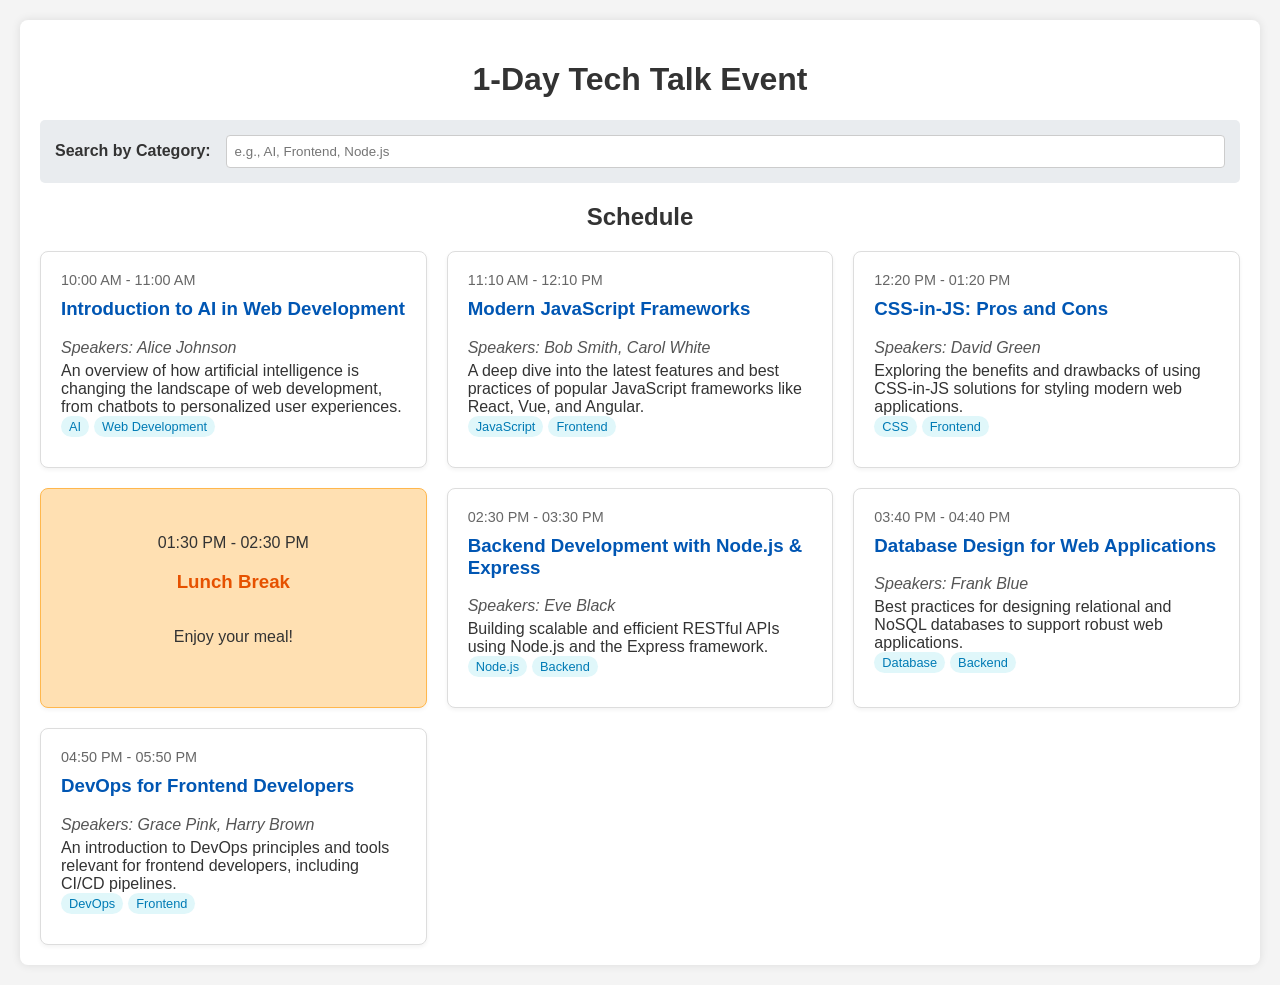
<file: public/index.html>
<!DOCTYPE html>
<html lang="en">
<head>
    <meta charset="UTF-8">
    <meta name="viewport" content="width=device-width, initial-scale=1.0">
    <title>1-Day Tech Talk Event</title>
    <link rel="stylesheet" href="style.css">
</head>
<body>
    <div class="container">
        <h1>1-Day Tech Talk Event</h1>

        <div class="search-container">
            <label for="categorySearch">Search by Category:</label>
            <input type="text" id="categorySearch" placeholder="e.g., AI, Frontend, Node.js">
        </div>

        <h2>Schedule</h2>
        <div id="schedule" class="schedule">
            <!-- Talks and breaks will be rendered here by JavaScript -->
        </div>
    </div>

    <script src="script.js"></script>
</body>
</html>
</file>
<file: public/style.css>
body {
    font-family: Arial, sans-serif;
    margin: 0;
    padding: 20px;
    background-color: #f4f4f4;
    color: #333;
}

.container {
    max-width: 1200px;
    margin: 0 auto;
    background-color: #fff;
    padding: 20px;
    border-radius: 8px;
    box-shadow: 0 0 10px rgba(0, 0, 0, 0.1);
}

h1, h2 {
    color: #333;
    text-align: center;
}

.search-container {
    margin-bottom: 20px;
    padding: 15px;
    background-color: #e9ecef;
    border-radius: 5px;
    display: flex;
    flex-wrap: wrap;
    gap: 10px;
    align-items: center;
}

.search-container label {
    font-weight: bold;
    margin-right: 5px;
}

.search-container input[type="text"] {
    flex-grow: 1;
    padding: 8px;
    border: 1px solid #ccc;
    border-radius: 4px;
    min-width: 150px;
}

.schedule {
    display: grid;
    grid-template-columns: repeat(auto-fit, minmax(300px, 1fr));
    gap: 20px;
}

.talk-card, .break-card {
    background-color: #fff;
    border: 1px solid #ddd;
    border-radius: 8px;
    padding: 20px;
    box-shadow: 0 2px 4px rgba(0, 0, 0, 0.05);
    transition: transform 0.2s;
}

.talk-card:hover {
    transform: translateY(-5px);
}

.talk-card h3 {
    margin-top: 0;
    color: #0056b3;
}

.talk-card .time {
    font-size: 0.9em;
    color: #666;
    margin-bottom: 10px;
    }

.talk-card .speakers {
    font-style: italic;
    color: #555;
    margin-bottom: 5px;
}

.talk-card .category {
    font-size: 0.8em;
    background-color: #e0f7fa;
    color: #007bb5;
    padding: 3px 8px;
    border-radius: 12px;
    display: inline-block;
    margin-right: 5px;
    margin-bottom: 10px;
}

.break-card {
    background-color: #ffe0b2;
    border-color: #ffb74d;
    text-align: center;
    display: flex;
    flex-direction: column;
    justify-content: center;
    align-items: center;
}

.break-card h3 {
    color: #e65100;
}

.hidden {
    display: none;
}
</file>
